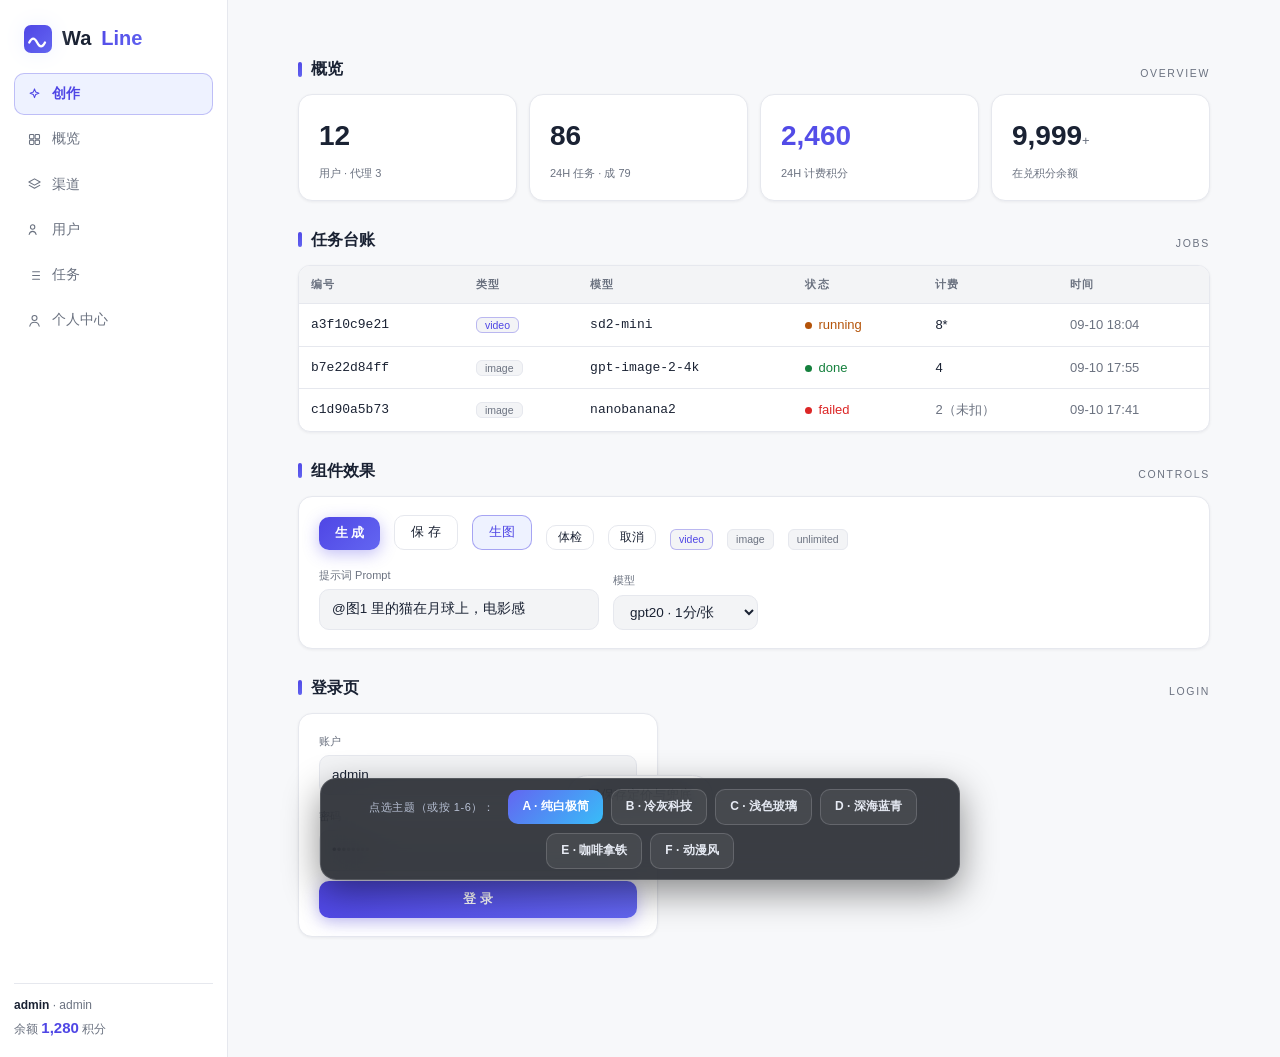
<file: web/preview.html>
<!DOCTYPE html>
<html lang="zh-CN">
<head>
<meta charset="utf-8">
<meta name="viewport" content="width=device-width, initial-scale=1">
<title>WaLineN · 主题试衣间</title>
<style>
/* ============ 基础 ============ */
* { box-sizing: border-box; margin: 0; padding: 0; }
html { color-scheme: dark light; }
body { font-family: -apple-system, "SF Pro SC", "PingFang SC", "Microsoft YaHei", "Segoe UI", Roboto, "Helvetica Neue", Arial, sans-serif;
  font-size: 14px; line-height: 1.65; min-height: 100vh; }
.mono { font-family: ui-monospace, "SF Mono", Consolas, monospace; font-size: 12px; }
.muted { color: var(--muted); }

/* ============ 主题 A · 纯白极简 ============ */
.t-a {
  --bg: #F7F8FA; --surface: #FFFFFF; --surface2: #F3F4F6;
  --border: #E6E8EE; --text: #1A2233; --muted: #6B7280;
  --acc: #4F46E5; --acc-soft: #EEF2FF; --acc-text: #FFF;
  --ok: #15803D; --err: #DC2626; --run: #B45309;
  --shadow: 0 1px 3px rgba(16, 24, 40, .06);
  --grad: linear-gradient(135deg, #4F46E5, #6366F1);
  background: var(--bg);
}
/* ============ 主题 B · 冷灰科技 ============ */
.t-b {
  --bg: #0E1013; --surface: #16191E; --surface2: #1D2127;
  --border: #272C35; --text: #F3F4F6; --muted: #8B929E;
  --acc: #3B82F6; --acc-soft: rgba(59, 130, 246, .13); --acc-text: #FFF;
  --ok: #4ADE80; --err: #F87171; --run: #FBBF24;
  --shadow: 0 1px 0 rgba(255, 255, 255, .03) inset;
  --grad: linear-gradient(135deg, #3B82F6, #60A5FA);
  background: var(--bg);
}
/* ============ 主题 C · 浅色玻璃 ============ */
.t-c {
  --bg: #EEF1FB; --surface: rgba(255, 255, 255, .64); --surface2: rgba(255, 255, 255, .5);
  --border: rgba(255, 255, 255, .85); --text: #2E2A52; --muted: #6E7191;
  --acc: #6366F1; --acc-soft: rgba(99, 102, 241, .12); --acc-text: #FFF;
  --ok: #059669; --err: #E11D48; --run: #D97706;
  --shadow: 0 10px 34px rgba(99, 102, 241, .10);
  --grad: linear-gradient(135deg, #6366F1, #38BDF8);
  background:
    radial-gradient(900px 600px at 8% -10%, rgba(147, 197, 253, .5), transparent 60%),
    radial-gradient(800px 620px at 100% 15%, rgba(196, 181, 253, .42), transparent 55%),
    radial-gradient(900px 700px at 45% 115%, rgba(254, 205, 211, .38), transparent 60%),
    #EEF1FB;
}
.t-c .card, .t-c .side, .t-c table.idx, .t-c .login-mock {
  backdrop-filter: blur(20px) saturate(160%); -webkit-backdrop-filter: blur(20px) saturate(160%); }
/* ============ 主题 D · 深海蓝青 ============ */
.t-d {
  --bg: #071730; --surface: rgba(255, 255, 255, .045); --surface2: rgba(255, 255, 255, .08);
  --border: rgba(148, 197, 255, .15); --text: #EAF3FF; --muted: #7E93B8;
  --acc: #38BDF8; --acc-soft: rgba(56, 189, 248, .13); --acc-text: #04202E;
  --ok: #34D399; --err: #FB7185; --run: #FBBF24;
  --shadow: 0 10px 34px rgba(2, 8, 24, .5);
  --grad: linear-gradient(135deg, #0EA5E9, #22D3EE);
  background:
    radial-gradient(1000px 560px at 80% -12%, rgba(14, 165, 233, .16), transparent 60%),
    radial-gradient(800px 500px at -8% 108%, rgba(34, 211, 238, .08), transparent 55%),
    #071730;
}
.t-d .card, .t-d .side, .t-d table.idx, .t-d .login-mock {
  backdrop-filter: blur(14px); -webkit-backdrop-filter: blur(14px); }
/* ============ 主题 E · 咖啡拿铁 ============ */
.t-e {
  --bg: #F3EBE0; --surface: #FDF9F2; --surface2: #F1E8DA;
  --border: #E3D7C4; --text: #3B2E22; --muted: #8C7A67;
  --acc: #A5642E; --acc-soft: #F3E3D3; --acc-text: #FFF;
  --ok: #4F7A3A; --err: #B3492F; --run: #B97A24;
  --shadow: 0 8px 26px rgba(80, 60, 40, .10);
  --grad: linear-gradient(135deg, #B0703C, #8B5E34);
  --logo1: #C08552; --logo2: #8B5E34; --logostroke: #FBF3E4;
  background:
    radial-gradient(800px 500px at -5% -10%, rgba(192, 133, 82, .13), transparent 55%),
    #F3EBE0;
}
/* ============ 主题 F · 动漫风 ============ */
.t-f {
  --bg: #FDF6FA; --surface: rgba(255, 255, 255, .78); --surface2: rgba(255, 240, 246, .6);
  --border: rgba(255, 255, 255, .95); --text: #453A55; --muted: #8E82A0;
  --acc: #FF5C8A; --acc-soft: #FFE3EC; --acc-text: #FFF;
  --ok: #10B981; --err: #F43F5E; --run: #F59E0B;
  --shadow: 0 10px 30px rgba(255, 92, 138, .12);
  --grad: linear-gradient(135deg, #FF6B9D, #FFA26B);
  --logo1: #FF5C8A; --logo2: #FFA26B; --logostroke: #FFF6FA;
  background:
    radial-gradient(900px 560px at 0% -10%, rgba(147, 210, 255, .55), transparent 60%),
    radial-gradient(860px 560px at 100% 10%, rgba(255, 183, 213, .55), transparent 55%),
    radial-gradient(760px 620px at 50% 115%, rgba(255, 214, 165, .4), transparent 60%),
    #FDF6FA;
}
.t-f .card, .t-f .side, .t-f table.idx, .t-f .login-mock {
  backdrop-filter: blur(18px) saturate(150%); -webkit-backdrop-filter: blur(18px) saturate(150%); }
.t-f .btn, .t-f input, .t-f select, .t-f .tag, .t-f nav a { border-radius: 999px; }
.t-f .card, .t-f table.idx { border-radius: 18px; }
.t-f .sec-head h2::before { content: "✦"; width: auto; height: auto; border-radius: 0; background: none;
  color: var(--acc); filter: drop-shadow(0 0 6px rgba(255, 92, 138, .6)); font-size: 14px; }

/* Logo 渐变随主题 */
#lg .s1 { stop-color: var(--logo1, #6366F1); }
#lg .s2 { stop-color: var(--logo2, #38BDF8); }
.wv { stroke: var(--logostroke, #0B0F17); }
.t-a { --logo1: #4F46E5; --logo2: #6366F1; --logostroke: #FFF; }
.t-b { --logo1: #3B82F6; --logo2: #60A5FA; --logostroke: #0E1013; }
.t-c { --logo1: #6366F1; --logo2: #38BDF8; --logostroke: #EEF1FB; }

/* ============ 布局 ============ */
body { background: var(--bg); color: var(--text); transition: background .25s; }
.layout { display: flex; min-height: 100vh; }
.side { width: 228px; flex: none; padding: 20px 14px 16px; display: flex; flex-direction: column;
  background: var(--surface); border-right: 1px solid var(--border); }
.brand { display: flex; align-items: center; gap: 10px; padding: 2px 10px 18px; font-size: 20px; font-weight: 800; }
.brand em { font-style: normal; background: var(--grad); -webkit-background-clip: text; background-clip: text; color: transparent; }
.brand svg { width: 28px; height: 28px; filter: drop-shadow(0 0 10px var(--acc-soft)); }
nav { display: flex; flex-direction: column; gap: 3px; flex: 1; }
nav a { display: flex; gap: 10px; align-items: center; padding: 9px 12px; border-radius: 10px;
  color: var(--muted); text-decoration: none; font-size: 13.5px; border: 1px solid transparent; }
nav a svg { width: 15px; height: 15px; }
nav a:hover { color: var(--text); background: var(--surface2); }
nav a.on { color: var(--acc); background: var(--acc-soft); border-color: color-mix(in srgb, var(--acc) 30%, transparent);
  font-weight: 600; }
.side-foot { border-top: 1px solid var(--border); padding-top: 12px; font-size: 12px; color: var(--muted); }
.side-foot b { color: var(--text); }
.side-foot .bal b { color: var(--acc); font-size: 15px; }
.main { flex: 1; min-width: 0; }
.wrap { max-width: 980px; margin: 0 auto; padding: 30px 34px 120px; }
@media (max-width: 860px) { .layout { flex-direction: column; } .side { width: auto; } }

/* ============ 组件 ============ */
.sec-head { display: flex; justify-content: space-between; align-items: baseline; margin: 26px 0 12px; }
.sec-head h2 { font-size: 16px; font-weight: 650; display: flex; align-items: center; gap: 9px; }
.sec-head h2::before { content: ""; width: 4px; height: 15px; border-radius: 3px; background: var(--grad); }
.sec-head .sub { font-size: 10.5px; letter-spacing: .16em; text-transform: uppercase; color: var(--muted); }
.card { background: var(--surface); border: 1px solid var(--border); border-radius: 14px; padding: 18px 20px;
  box-shadow: var(--shadow); }
.stats { display: grid; grid-template-columns: repeat(auto-fit, minmax(160px, 1fr)); gap: 12px; }
.stat .v { font-size: 28px; font-weight: 700; font-variant-numeric: tabular-nums; }
.stat .v small { font-size: 13px; color: var(--muted); font-weight: 400; }
.stat .k { font-size: 11px; color: var(--muted); margin-top: 4px; }
.stat.hot .v { background: var(--grad); -webkit-background-clip: text; background-clip: text; color: transparent; }
table.idx { width: 100%; border-collapse: separate; border-spacing: 0; background: var(--surface);
  border: 1px solid var(--border); border-radius: 12px; overflow: hidden; box-shadow: var(--shadow); }
table.idx th { font-size: 10.5px; letter-spacing: .1em; text-transform: uppercase; color: var(--muted);
  text-align: left; padding: 10px 12px; background: var(--surface2); border-bottom: 1px solid var(--border); }
table.idx td { padding: 10px 12px; border-bottom: 1px solid var(--border); font-size: 13px; }
table.idx tr:last-child td { border-bottom: 0; }
table.idx tr:hover td { background: var(--surface2); }
.dot { display: inline-block; width: 7px; height: 7px; border-radius: 50%; margin-right: 6px; }
.s-done { color: var(--ok); } .s-done .dot { background: var(--ok); }
.s-failed { color: var(--err); } .s-failed .dot { background: var(--err); }
.s-running { color: var(--run); } .s-running .dot { background: var(--run); animation: pu 1.2s infinite; }
@keyframes pu { 50% { opacity: .3; } }
.tag { font-size: 10.5px; border: 1px solid var(--border); border-radius: 6px; padding: 1px 8px;
  color: var(--muted); background: var(--surface2); white-space: nowrap; }
.tag.acc { color: var(--acc); border-color: color-mix(in srgb, var(--acc) 35%, transparent); }
.btn { font-size: 12.5px; font-weight: 550; padding: 8px 16px; border-radius: 10px; cursor: pointer;
  border: 1px solid var(--border); background: var(--surface); color: var(--text); transition: .15s; }
.btn:hover { background: var(--surface2); }
.btn.pri { background: var(--grad); color: var(--acc-text); border: none; font-weight: 650;
  box-shadow: 0 4px 16px color-mix(in srgb, var(--acc) 35%, transparent); }
.btn.pri:hover { filter: brightness(1.08); }
.btn.mini { padding: 4px 11px; font-size: 11.5px; }
.btn.on { background: var(--acc-soft); border-color: color-mix(in srgb, var(--acc) 45%, transparent); color: var(--acc); }
input, select { font: inherit; font-size: 13.5px; color: var(--text); background: var(--surface2);
  border: 1px solid var(--border); border-radius: 10px; padding: 8px 12px; outline: none; }
input:focus, select:focus { border-color: var(--acc); }
label { font-size: 11px; color: var(--muted); display: block; margin-bottom: 5px; }
.field { display: flex; flex-direction: column; }
.row { display: flex; gap: 14px; flex-wrap: wrap; align-items: flex-end; }
.login-mock { max-width: 360px; margin-top: 12px; }
.login-mock .btn { width: 100%; margin-top: 10px; padding: 10px; }
.toast { position: fixed; bottom: 84px; left: 50%; transform: translateX(-50%); font-size: 12.5px;
  padding: 9px 20px; border-radius: 999px; background: var(--surface); border: 1px solid var(--border);
  color: var(--text); box-shadow: var(--shadow); }

/* ============ 主题切换器 ============ */
.switcher { position: fixed; bottom: 20px; left: 50%; transform: translateX(-50%); z-index: 99;
  display: flex; gap: 8px; align-items: center; padding: 10px 12px; border-radius: 16px;
  background: rgba(17, 20, 28, .82); border: 1px solid rgba(255, 255, 255, .14);
  backdrop-filter: blur(18px); -webkit-backdrop-filter: blur(18px);
  box-shadow: 0 12px 36px rgba(0, 0, 0, .45); flex-wrap: wrap; justify-content: center; max-width: 94vw; }
.switcher .tip { color: #B7C0D4; font-size: 11px; letter-spacing: .05em; padding: 0 6px; }
.switcher button { font: inherit; font-size: 12px; font-weight: 600; padding: 7px 14px; border-radius: 10px;
  border: 1px solid rgba(255, 255, 255, .16); background: rgba(255, 255, 255, .06); color: #E6EAF3; cursor: pointer; }
.switcher button:hover { background: rgba(255, 255, 255, .12); }
.switcher button.on { background: linear-gradient(135deg, #6366F1, #38BDF8); border: none; color: #fff; }
</style>
</head>
<body class="t-a">

<div class="layout">
  <aside class="side">
    <div class="brand">
      <svg viewBox="0 0 32 32"><defs><linearGradient id="lg" x1="0" y1="0" x2="1" y2="1"><stop offset="0" class="s1" stop-color="#6366F1"/><stop offset="1" class="s2" stop-color="#38BDF8"/></linearGradient></defs><rect width="32" height="32" rx="8" fill="url(#lg)"/><path class="wv" d="M6 20c3-6 6-6 9 0s6 6 9 0" stroke="#0B0F17" stroke-width="2.6" fill="none" stroke-linecap="round"/></svg>
      Wa<em>Line</em>
    </div>
    <nav>
      <a class="on" href="javascript:void 0"><svg viewBox="0 0 24 24" fill="none" stroke="currentColor" stroke-width="1.7" stroke-linejoin="round"><path d="M12 3l1.9 5.1L19 10l-5.1 1.9L12 17l-1.9-5.1L5 10l5.1-1.9L12 3z"/></svg>创作</a>
      <a href="javascript:void 0"><svg viewBox="0 0 24 24" fill="none" stroke="currentColor" stroke-width="1.7"><rect x="4" y="4" width="7" height="7" rx="1.5"/><rect x="13" y="4" width="7" height="7" rx="1.5"/><rect x="4" y="13" width="7" height="7" rx="1.5"/><rect x="13" y="13" width="7" height="7" rx="1.5"/></svg>概览</a>
      <a href="javascript:void 0"><svg viewBox="0 0 24 24" fill="none" stroke="currentColor" stroke-width="1.7" stroke-linejoin="round"><path d="M12 3l9 5-9 5-9-5 9-5z"/><path d="M3 13l9 5 9-5"/></svg>渠道</a>
      <a href="javascript:void 0"><svg viewBox="0 0 24 24" fill="none" stroke="currentColor" stroke-width="1.7" stroke-linecap="round"><circle cx="9" cy="8" r="3.5"/><path d="M3.5 20c.6-3.3 2.9-5 5.5-5s4.9 1.7 5.5 5"/></svg>用户</a>
      <a href="javascript:void 0"><svg viewBox="0 0 24 24" fill="none" stroke="currentColor" stroke-width="1.7" stroke-linecap="round"><path d="M9 6h11M9 12h11M9 18h11"/></svg>任务</a>
      <a href="javascript:void 0"><svg viewBox="0 0 24 24" fill="none" stroke="currentColor" stroke-width="1.7" stroke-linecap="round"><circle cx="12" cy="8" r="4"/><path d="M4.5 21c.8-4 4-6.2 7.5-6.2s6.7 2.2 7.5 6.2"/></svg>个人中心</a>
    </nav>
    <div class="side-foot">
      <div><b>admin</b> · admin</div>
      <div class="bal">余额 <b>1,280</b> 积分</div>
    </div>
  </aside>

  <div class="main"><div class="wrap">
    <div class="sec-head"><h2>概览</h2><span class="sub">Overview</span></div>
    <div class="stats">
      <div class="card stat"><div class="v">12</div><div class="k">用户 · 代理 3</div></div>
      <div class="card stat"><div class="v">86</div><div class="k">24H 任务 · 成 79</div></div>
      <div class="card stat hot"><div class="v">2,460</div><div class="k">24H 计费积分</div></div>
      <div class="card stat"><div class="v">9,999<small>+</small></div><div class="k">在兑积分余额</div></div>
    </div>

    <div class="sec-head"><h2>任务台账</h2><span class="sub">Jobs</span></div>
    <table class="idx">
      <tr><th>编号</th><th>类型</th><th>模型</th><th>状态</th><th>计费</th><th>时间</th></tr>
      <tr><td class="mono">a3f10c9e21</td><td><span class="tag acc">video</span></td><td class="mono">sd2-mini</td>
        <td><span class="s-running"><i class="dot"></i>running</span></td><td>8*</td><td class="muted">09-10 18:04</td></tr>
      <tr><td class="mono">b7e22d84ff</td><td><span class="tag">image</span></td><td class="mono">gpt-image-2-4k</td>
        <td><span class="s-done"><i class="dot"></i>done</span></td><td>4</td><td class="muted">09-10 17:55</td></tr>
      <tr><td class="mono">c1d90a5b73</td><td><span class="tag">image</span></td><td class="mono">nanobanana2</td>
        <td><span class="s-failed"><i class="dot"></i>failed</span></td><td class="muted">2（未扣）</td><td class="muted">09-10 17:41</td></tr>
    </table>

    <div class="sec-head"><h2>组件效果</h2><span class="sub">Controls</span></div>
    <div class="card">
      <div class="row" style="margin-bottom:16px">
        <button class="btn pri">生 成</button>
        <button class="btn">保 存</button>
        <button class="btn on">生图</button>
        <button class="btn mini">体检</button>
        <button class="btn mini">取消</button>
        <span class="tag acc">video</span><span class="tag">image</span><span class="tag">unlimited</span>
      </div>
      <div class="row">
        <div class="field"><label>提示词 Prompt</label><input value="@图1 里的猫在月球上，电影感" style="width:280px"></div>
        <div class="field"><label>模型</label><select><option>gpt20 · 1分/张</option><option>ltx25pro · 1分/秒</option></select></div>
      </div>
    </div>

    <div class="sec-head"><h2>登录页</h2><span class="sub">Login</span></div>
    <div class="card login-mock">
      <div class="field" style="margin-bottom:12px"><label>账户</label><input value="admin"></div>
      <div class="field"><label>密码</label><input type="password" value="········"></div>
      <button class="btn pri">登 录</button>
    </div>
  </div></div>
</div>

<div class="toast">已保存定价与兜底</div>

<div class="switcher">
  <span class="tip">点选主题（或按 1-6）：</span>
  <button data-t="t-a" class="on">A · 纯白极简</button>
  <button data-t="t-b">B · 冷灰科技</button>
  <button data-t="t-c">C · 浅色玻璃</button>
  <button data-t="t-d">D · 深海蓝青</button>
  <button data-t="t-e">E · 咖啡拿铁</button>
  <button data-t="t-f">F · 动漫风</button>
</div>

<script>
const btns = document.querySelectorAll('.switcher button');
function setTheme(t) {
  document.body.className = t;
  btns.forEach(b => b.classList.toggle('on', b.dataset.t === t));
  try { localStorage.setItem('wl-preview', t); } catch (e) {}
}
btns.forEach(b => b.onclick = () => setTheme(b.dataset.t));
document.addEventListener('keydown', e => {
  const i = '123456'.indexOf(e.key);
  if (i >= 0) setTheme(btns[i].dataset.t);
});
try { const t = localStorage.getItem('wl-preview'); if (t) setTheme(t); } catch (e) {}
</script>
</body>
</html>
</file>
